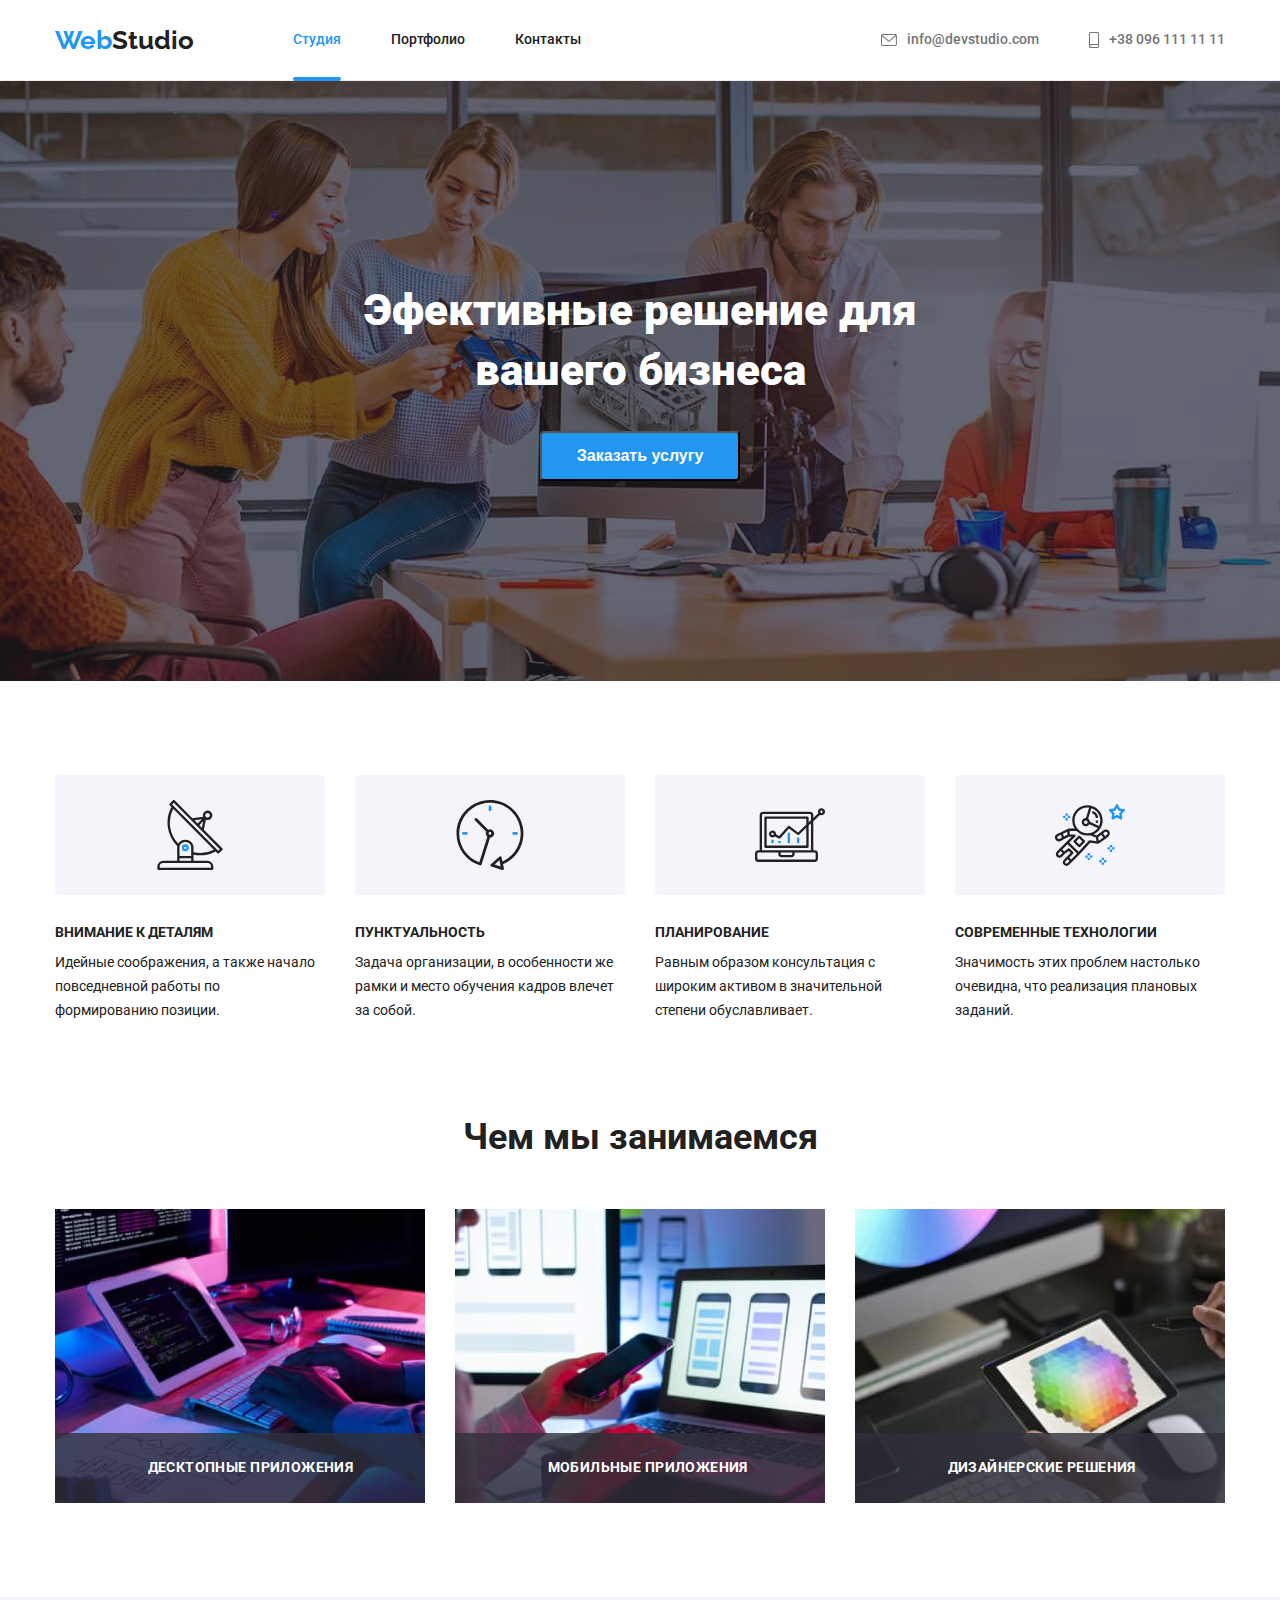
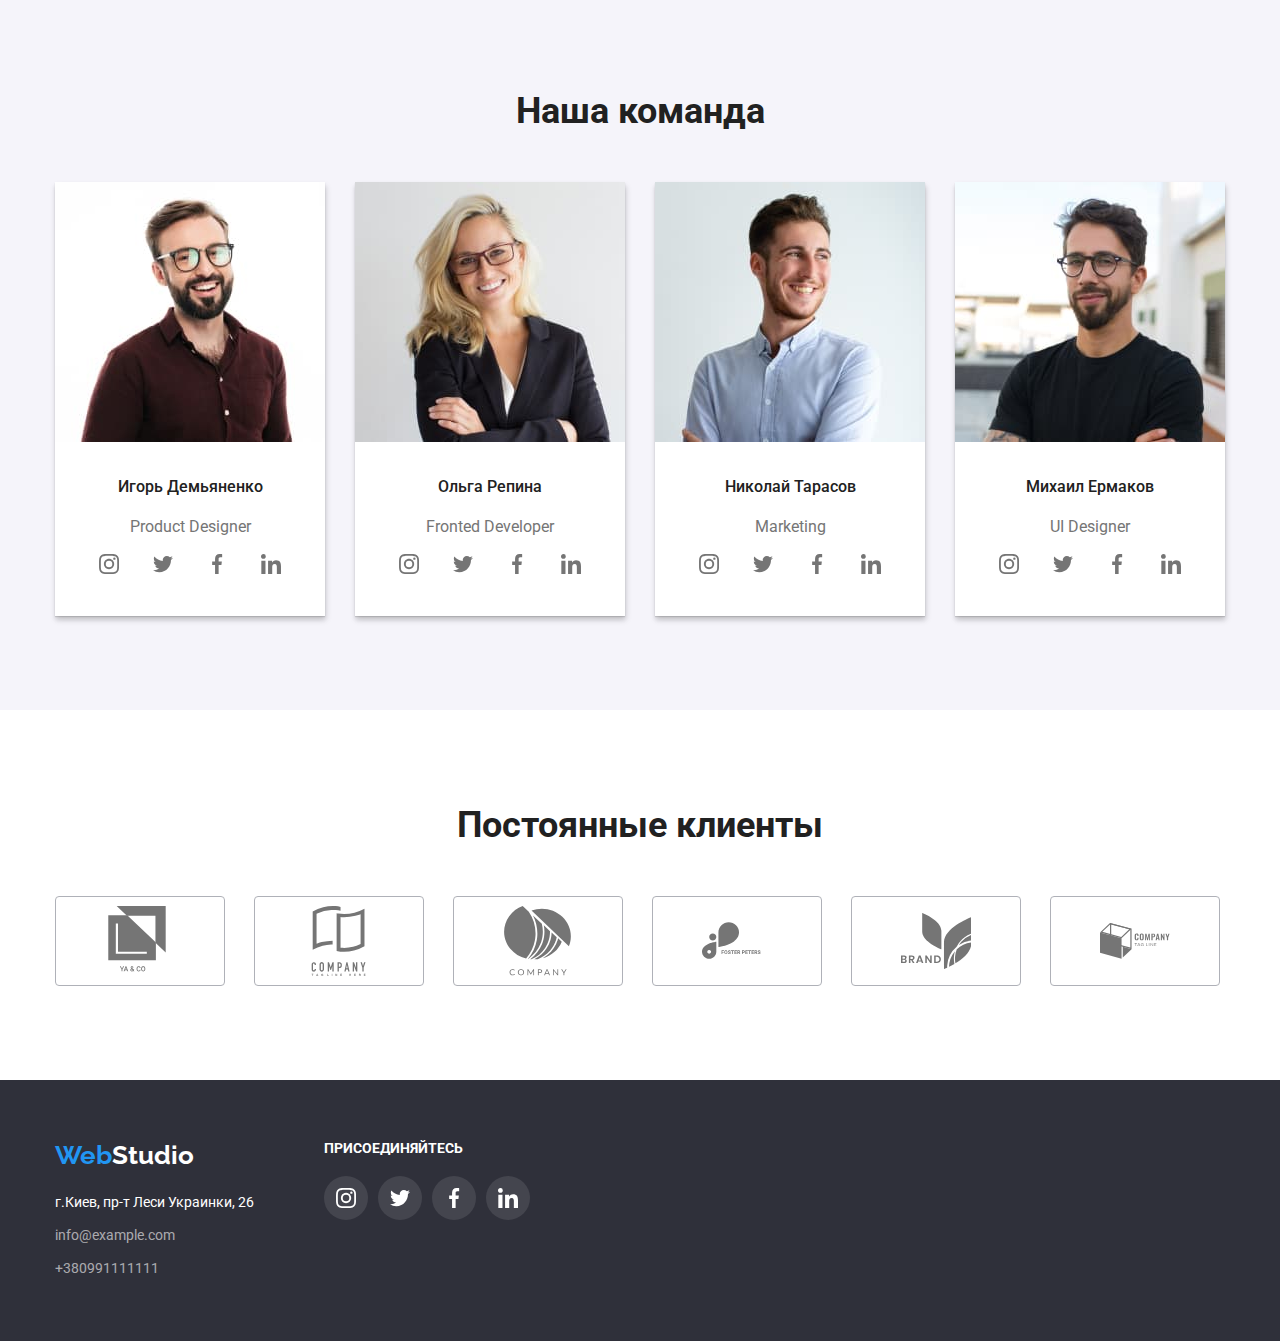
<file: index.html>
<!DOCTYPE html>
<html lang="ru">

<head>
    <meta charset="UTF-8">
    <meta name="viewport" content="width=device-width, initial-scale=1.0">
    <title> Студия</title>
    <link rel="preconnect" href="https://fonts.gstatic.com">
    <link
        href="https://fonts.googleapis.com/css2?family=Raleway:wght@700&family=Roboto:wght@400;500;700;900&display=swap"
        rel="stylesheet">
    <link rel="stylesheet" href="https://cdnjs.cloudflare.com/ajax/libs/modern-normalize/1.0.0/modern-normalize.min.css"
        integrity="sha512-ISS7cAi1PEhQ8jnbJpJZMd29NlhNj4AWYyLOSp2CE/CsHxTCu+r+t0D2yoJudVrd0/8fTVPUVDzY5Tvli75u/g=="
        crossorigin="anonymous" />
    <link rel="stylesheet" href="./css/style.css" />
</head>

<body class="page">
    <header class="header">
        <div class="container">
            <nav class="nav">
                <a href="./index.html" class="logo"><span class="logo-web">Web</span>Studio</a>
                <ul class="nav-list">
                    <li class="nav-item-current"><a class="nav-list-link current" href="./index.html">Студия</a></li>
                    <li><a class="nav-list-link" href="./portfolio.html">Портфолио</a></li>
                    <li><a class="nav-list-link" href="">Контакты</a></li>
                </ul>
            </nav>
            <ul class="contacts-list">
                <li class="contacts-item">
                    <a class="contacts-list-link" href="mailto:info@devstudio.com"><svg class="icon-contacts" width="16"
                            height="12">
                            <use href="./images/sprite.svg#icon-envelope"></use>
                        </svg>info@devstudio.com</a>
                </li>
                <li class="contacts-item">
                    <a class="contacts-list-link" href="tel:+380961111111"><svg class="icon-contacts" width="10"
                            height="16">
                            <use href="./images/sprite.svg#icon-smartphone"></use>
                        </svg>+38 096 111 11 11</a>
                </li>
            </ul>
        </div>
    </header>
    <main>
        <section class="slogan">
            <h1 class="slogan-title">Эфективные решение для вашего бизнеса</h1>
            <button class="slogan-link btn" data-modal-open>Заказать услугу
            </button>
        </section>


        <!-- Положительные качества компании-->
        <section class="features">
            <div class="container">
                <ul class="features-list">
                    <li class="features-list-item">
                        <article class="features-list-article">
                            <svg class="icon-features" width="70" height="70">
                                <use href="./images/sprite.svg#icon-antenna"></use>
                            </svg>
                        </article>
                        <h3 class="features-item-title">Внимание к деталям</h3>
                        <p class="features-item-text">Идейные соображения, а также начало повседневной работы по
                            формированию позиции.</p>
                    </li>
                    <li class="features-list-item">
                        <article class="features-list-article">
                            <svg class="icon-features" width="70" height="70">
                                <use href="./images/sprite.svg#icon-clock"></use>
                            </svg>
                        </article>
                        <h3 class="features-item-title">Пунктуальность</h3>
                        <p class="features-item-text">Задача организации, в особенности же рамки и место обучения кадров
                            влечет за собой.</p>
                    </li>
                    <li class="features-list-item">
                        <article class="features-list-article">
                            <svg class="icon-features" width="70" height="70">
                                <use href="./images/sprite.svg#icon-diagram"></use>
                            </svg>
                        </article>
                        <h3 class="features-item-title">Планирование</h3>
                        <p class="features-item-text">Равным образом консультация с широким активом в значительной
                            степени
                            обуславливает.</p>
                    </li>
                    <li class="features-list-item">
                        <article class="features-list-article">
                            <svg class="icon-features" width="70" height="70">
                                <use href="./images/sprite.svg#icon-astronaut"></use>
                            </svg>
                        </article>
                        <h3 class="features-item-title">Современные технологии</h3>
                        <p class="features-item-text">Значимость этих проблем настолько очевидна, что реализация
                            плановых
                            заданий.</p>
                    </li>
                </ul>
            </div>
        </section>

        <!--  Услуги,которые проедоставляет компания-->
        <section class="galery">
            <div class="container">
                <h2 class="galery-title">Чем мы занимаемся</h2>
                <ul class="galery-list">
                    <li class="galery-list-item">
                        <a href="">
                            <img class="galery-item-image" src="./images/service1.jpg" alt="Услуга1" />
                            <div class="overlay">
                                <h3 class="galery-item-title">ДЕСКТОПНЫЕ ПРИЛОЖЕНИЯ</h3>
                            </div>
                        </a>
                    </li>
                    <li class="galery-list-item">
                        <a href="">
                            <img class="galery-item-image" src="./images/service2.jpg" alt="Услуга2" />
                            <div class="overlay">
                                <h3 class="galery-item-title">МОБИЛЬНЫЕ ПРИЛОЖЕНИЯ</h3>
                            </div>
                        </a>
                    </li>
                    <li class="galery-list-item">
                        <a href="">
                            <img class="galery-item-image" src="./images/service3.jpg" alt="Услуга3" />
                            <div class="overlay">
                                <h3 class="galery-item-title">ДИЗАЙНЕРСКИЕ РЕШЕНИЯ</h3>
                            </div>
                        </a>
                    </li>
                </ul>
            </div>
        </section>

        <section class="team">
            <div class="container">
                <h2 class="team-title">Наша команда</h2>
                <ul class="team-list">
                    <li class="team-list-item">
                        <div class="photo-thumb">
                            <img class="team-item-image" src="./images/photo1.jpg" alt="Фото1" />
                        </div>
                        <div class="text-thumb">
                            <h3 class="team-item-title">Игорь Демьяненко</h3>
                            <p class="team-item-text">Product Designer</p>
                            <ul class="icon-list">
                                <li class="icon-list-item">
                                    <a class="team-link">
                                        <svg class="icon-team" width="20" height="20">
                                            <use href="./images/sprite.svg#icon-instagram"></use>
                                        </svg>
                                    </a>
                                </li>
                                <li class="icon-list-item">
                                    <a class="team-link">
                                        <svg class="icon-team" width="20" height="20">
                                            <use href="./images/sprite.svg#icon-twitter"></use>
                                        </svg>
                                    </a>
                                </li>
                                <li class="icon-list-item">
                                    <a class="team-link">
                                        <svg class="icon-team" width="20" height="20">
                                            <use href="./images/sprite.svg#icon-facebook"></use>
                                        </svg>
                                    </a>
                                </li>
                                <li class="icon-list-item">
                                    <a class="team-link">
                                        <svg class="icon-team" width="20" height="20">
                                            <use href="./images/sprite.svg#icon-linkedin"></use>
                                        </svg>
                                    </a>
                                </li>
                            </ul>
                        </div>
                    </li>
                    <li class="team-list-item">
                        <div class="photo-thumb">
                            <img class="team-item-image" src="./images/photo2.jpg" alt="Фото2" />
                        </div>
                        <div class="text-thumb">
                            <h3 class="team-item-title">Ольга Репина</h3>
                            <p class="team-item-text">Fronted Developer</p>
                            <ul class="icon-list">
                                <li class="icon-list-item">
                                    <a class="team-link">
                                        <svg class="icon-team" width="20" height="20">
                                            <use href="./images/sprite.svg#icon-instagram"></use>
                                        </svg>
                                    </a>
                                </li>
                                <li class="icon-list-item">
                                    <a class="team-link">
                                        <svg class="icon-team" width="20" height="20">
                                            <use href="./images/sprite.svg#icon-twitter"></use>
                                        </svg>
                                    </a>
                                </li>
                                <li class="icon-list-item">
                                    <a class="team-link">
                                        <svg class="icon-team" width="20" height="20">
                                            <use href="./images/sprite.svg#icon-facebook"></use>
                                        </svg>
                                    </a>
                                </li>
                                <li class="icon-list-item">
                                    <a class="team-link">
                                        <svg class="icon-team" width="20" height="20">
                                            <use href="./images/sprite.svg#icon-linkedin"></use>
                                        </svg>
                                    </a>
                                </li>
                            </ul>
                        </div>
                    </li>
                    <li class="team-list-item">
                        <div class="photo-thumb">
                            <img class="team-item-image" src="./images/photo3.jpg" alt="Фото3" />
                        </div>
                        <div class="text-thumb">
                            <h3 class="team-item-title">Николай Тарасов</h3>
                            <p class="team-item-text">Marketing</p>
                            <ul class="icon-list">
                                <li class="icon-list-item">
                                    <a class="team-link">
                                        <svg class="icon-team" width="20" height="20">
                                            <use href="./images/sprite.svg#icon-instagram"></use>
                                        </svg>
                                    </a>
                                </li>
                                <li class="icon-list-item">
                                    <a class="team-link">
                                        <svg class="icon-team" width="20" height="20">
                                            <use href="./images/sprite.svg#icon-twitter"></use>
                                        </svg>
                                    </a>
                                </li>
                                <li class="icon-list-item">
                                    <a class="team-link">
                                        <svg class="icon-team" width="20" height="20">
                                            <use href="./images/sprite.svg#icon-facebook"></use>
                                        </svg>
                                    </a>
                                </li>
                                <li class="icon-list-item">
                                    <a class="team-link">
                                        <svg class="icon-team" width="20" height="20">
                                            <use href="./images/sprite.svg#icon-linkedin"></use>
                                        </svg>
                                    </a>
                                </li>
                            </ul>
                        </div>
                    </li>
                    <li class="team-list-item">
                        <div class="photo-thumb">
                            <img class="team-item-image" src="./images/photo4.jpg" alt="Фото4" />
                        </div>
                        <div class="text-thumb">
                            <h3 class="team-item-title">Михаил Ермаков</h3>
                            <p class="team-item-text">UI Designer</p>
                            <ul class="icon-list">
                                <li class="icon-list-item">
                                    <a class="team-link">
                                        <svg class="icon-team" width="20" height="20">
                                            <use href="./images/sprite.svg#icon-instagram"></use>
                                        </svg>
                                    </a>
                                </li>
                                <li class="icon-list-item">
                                    <a class="team-link">
                                        <svg class="icon-team" width="20" height="20">
                                            <use href="./images/sprite.svg#icon-twitter"></use>
                                        </svg>
                                    </a>
                                </li>
                                <li class="icon-list-item">
                                    <a class="team-link">
                                        <svg class="icon-team" width="20" height="20">
                                            <use href="./images/sprite.svg#icon-facebook"></use>
                                        </svg>
                                    </a>
                                </li>
                                <li class="icon-list-item">
                                    <a class="team-link">
                                        <svg class="icon-team" width="20" height="20">
                                            <use href="./images/sprite.svg#icon-linkedin"></use>
                                        </svg>
                                    </a>
                                </li>
                            </ul>
                        </div>
                    </li>
                </ul>
            </div>
        </section>

        <section class="client">
            <div class="container">
                <h2 class="client-title">Постоянные клиенты</h2>
                <ul class="client-list">
                    <li class="client-list-item">
                        <a class="client-list-link">
                            <svg class="icon-client" width="70" height="70">
                                <use href="./images/sprite.svg#icon-client1"></use>
                            </svg>
                        </a>
                    </li>
                    <li class="client-list-item">
                        <a class="client-list-link">
                            <svg class="icon-client" width="70" height="70">
                                <use href="./images/sprite.svg#icon-client2"></use>
                            </svg>
                        </a>
                    </li>
                    <li class="client-list-item">
                        <a class="client-list-link">
                            <svg class="icon-client" width="70" height="70">
                                <use href="./images/sprite.svg#icon-client3"></use>
                            </svg>
                        </a>
                    </li>
                    <li class="client-list-item"><a class="client-list-link">
                            <svg class="icon-client" width="70" height="70">
                                <use href="./images/sprite.svg#icon-client4"></use>
                            </svg>
                        </a>
                    </li>
                    <li class="client-list-item">
                        <a class="client-list-link">
                            <svg class="icon-client" width="70" height="70">
                                <use href="./images/sprite.svg#icon-client5"></use>
                            </svg>
                        </a>
                    </li>
                    <li class="client-list-item">
                        <a class="client-list-link">
                            <svg class="icon-client" width="70" height="70">
                                <use href="./images/sprite.svg#icon-client6"></use>
                            </svg>
                        </a>
                    </li>
                </ul>
            </div>
        </section>
    </main>

    <!-- Контакты компании-->
    <footer class="footer">
        <div class="container">
            <div class="footer-info">
                <div class="footer-contacts">
                    <a href="./index.html" class="footer-logo"><span class="logo-web">Web</span>Studio</a>
                    <address class="footer-address">
                        <p class="footer-address-map">г.Киев, пр-т Леси Украинки, 26</p>
                        <a class="footer-email" href="mailto:info@example.com">info@example.com</a>
                        <a class="footer-tel" href="tel:+380991111111">+380991111111</a>
                    </address>
                </div>
                <div class="thumb">
                    <h3 class="thumb-title">ПРИСОЕДИНЯЙТЕСЬ</h3>
                    <ul class="icon-list">
                        <li class="icon-list-item">
                            <a class="thumb-link">
                                <svg class="icon-team" width="20" height="20">
                                    <use href="./images/sprite.svg#icon-instagram"></use>
                                </svg>
                            </a>
                        </li>
                        <li class="icon-list-item">
                            <a class="thumb-link">
                                <svg class="icon-team" width="20" height="20">
                                    <use href="./images/sprite.svg#icon-twitter"></use>
                                </svg>
                            </a>
                        </li>
                        <li class="icon-list-item">
                            <a class="thumb-link">
                                <svg class="icon-team" width="20" height="20">
                                    <use href="./images/sprite.svg#icon-facebook"></use>
                                </svg>
                            </a>
                        </li>
                        <li class="icon-list-item">
                            <a class="thumb-link">
                                <svg class="icon-team" width="20" height="20">
                                    <use href="./images/sprite.svg#icon-linkedin"></use>
                                </svg>
                            </a>
                        </li>
                    </ul>
                </div>
            </div>
        </div>
    </footer>
    <div class="backdrop is-hidden" data-modal>
        <div class="modal">
            <button class="modal-close-btn" data-modal-close>
                <svg class="icon-contacts" width="11" height="11">
                    <use href="./images/icon.svg#close"></use>
                </svg>
            </button>
        </div>
    </div>
    <script src="./js/modal.js"></script>
</body>

</html>
</file>
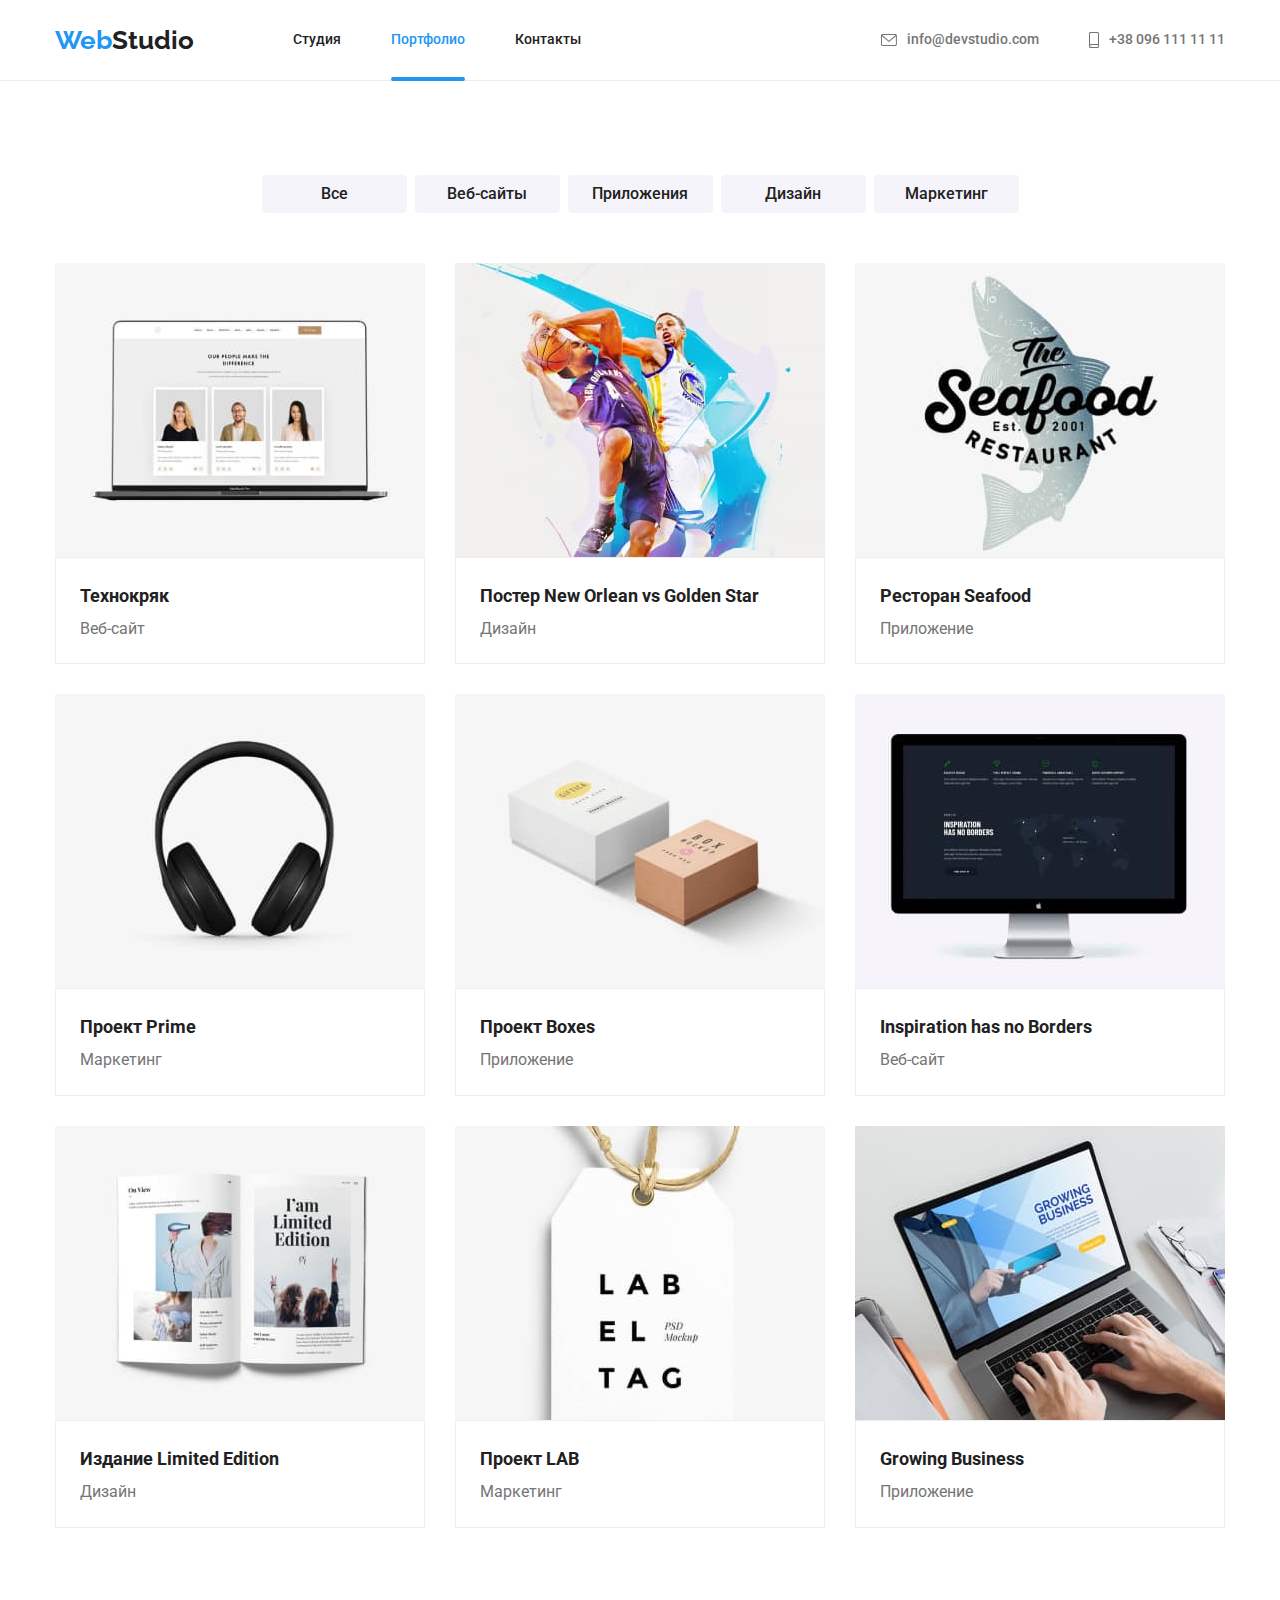
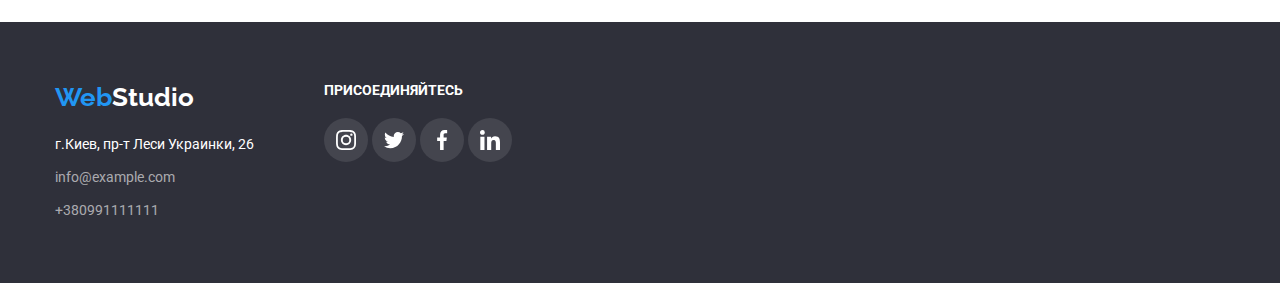
<file: portfolio.html>
<!DOCTYPE html>
<html lang="ru">

<head>
    <meta charset="UTF-8">
    <meta name="viewport" content="width=device-width, initial-scale=1.0">
    <title>Портфолио</title>
    <link rel="preconnect" href="https://fonts.gstatic.com">
    <link
        href="https://fonts.googleapis.com/css2?family=Raleway:wght@700&family=Roboto:wght@400;500;700;900&display=swap"
        rel="stylesheet">
    <link rel="stylesheet" href="https://cdnjs.cloudflare.com/ajax/libs/modern-normalize/1.0.0/modern-normalize.min.css"
        integrity="sha512-ISS7cAi1PEhQ8jnbJpJZMd29NlhNj4AWYyLOSp2CE/CsHxTCu+r+t0D2yoJudVrd0/8fTVPUVDzY5Tvli75u/g=="
        crossorigin="anonymous" />
    <link rel="stylesheet" href="./css/style.css" />
</head>

<body>
    <header class="header">
        <div class="container">
            <nav class="nav">
                <a class="logo" href="./index.html"><span class="logo-web">Web</span>Studio</a>
                <ul class="nav-list">
                    <li><a class="nav-list-link" href="./index.html">Студия</a></li>
                    <li><a class="nav-list-link current" href="./portfolio.html">Портфолио</a></li>
                    <li><a class="nav-list-link" href="">Контакты</a></li>
                </ul>
            </nav>
            <ul class="contacts-list">
                <li class="contacts-item">
                    <a class="contacts-list-link" href="mailto:info@devstudio.com"><svg class="icon-contacts" width="16"
                            height="12">
                            <use href="./images/sprite.svg#icon-envelope"></use>
                        </svg>info@devstudio.com</a>
                </li>
                <li class="contacts-item">
                    <a class="contacts-list-link" href="tel:+380961111111"><svg class="icon-contacts" width="10"
                            height="16">
                            <use href="./images/sprite.svg#icon-smartphone"></use>
                        </svg>+38 096 111 11 11</a>
                </li>
            </ul>
        </div>
    </header>

    <main>
        <section class="portfolio">
            <div class="container">
                <ul class="portfolio-button-list">
                    <li><button type="button" class="portfolio-button">Все</button></li>
                    <li><button type="button" class="portfolio-button">Веб-сайты</button></li>
                    <li><button type="button" class="portfolio-button">Приложения</button></li>
                    <li><button type="button" class="portfolio-button">Дизайн</button></li>
                    <li><button type="button" class="portfolio-button">Маркетинг</button></li>
                </ul>
                <ul class="portfolio-list">
                    <li class="portfolio-list-item">
                        <div class="card-thumb">
                            <a class="portfolio-list-link" href="">
                                <img class="portfolio-item-image" src="./images/image1.jpg" alt="Веб-сайт">
                                <div class="overlay-card">
                                    <p class="overlay-text">Технокряк это современная площадка распространения
                                        коронавируса. Компании
                                        используют эту платформу для цифрового шпионажа и атак на защищённые сервера
                                        конкурентов.</p>
                                </div>
                            </a>
                        </div>
                        <div class="portfolio-text-thumb">
                            <h2 class="portfolio-item-header">Технокряк</h2>
                            <p class="portfolio-item-text">Веб-сайт</p>
                        </div>
                    </li>
                    <li class="portfolio-list-item">
                        <div class="card-thumb">
                            <a class="portfolio-list-link" href="">
                                <img class="portfolio-item-image" src="./images/image2.jpg" alt="Дизайн">
                                <div class="overlay-card">
                                    <p class="overlay-text">Технокряк это современная площадка распространения
                                        коронавируса. Компании
                                        используют эту платформу для цифрового шпионажа и атак на защищённые сервера
                                        конкурентов.</p>
                                </div>
                            </a>
                        </div>
                        <div class="portfolio-text-thumb">
                            <h2 class="portfolio-item-header">Постер New Orlean vs Golden Star</h2>
                            <p class="portfolio-item-text">Дизайн</p>
                        </div>
                    </li>
                    <li class="portfolio-list-item">
                        <div class="card-thumb">
                            <a class="portfolio-list-link" href="">
                                <img class="portfolio-item-image" src="./images/image3.jpg" alt="Приложение">
                                <div class="overlay-card">
                                    <p class="overlay-text">Технокряк это современная площадка распространения
                                        коронавируса. Компании
                                        используют эту платформу для цифрового шпионажа и атак на защищённые сервера
                                        конкурентов.</p>
                                </div>
                            </a>
                        </div>
                        <div class="portfolio-text-thumb">
                            <h2 class="portfolio-item-header">Ресторан Seafood</h2>
                            <p class="portfolio-item-text">Приложение</p>
                        </div>
                    </li>
                    <li class="portfolio-list-item">
                        <div class="card-thumb">
                            <a class="portfolio-list-link" href="">
                                <img class="portfolio-item-image" src="./images/image4.jpg" alt="Маркетинг">
                                <div class="overlay-card">
                                    <p class="overlay-text">Технокряк это современная площадка распространения
                                        коронавируса. Компании
                                        используют эту платформу для цифрового шпионажа и атак на защищённые сервера
                                        конкурентов.</p>
                                </div>
                            </a>
                        </div>
                        <div class="portfolio-text-thumb">
                            <h2 class="portfolio-item-header">Проект Prime</h2>
                            <p class="portfolio-item-text">Маркетинг</p>
                        </div>
                    </li>
                    <li class="portfolio-list-item">
                        <div class="card-thumb">
                            <a class="portfolio-list-link" href="">
                                <img class="portfolio-item-image" src="./images/image5.jpg" alt="Приложение">
                                <div class="overlay-card">
                                    <p class="overlay-text">Технокряк это современная площадка распространения
                                        коронавируса. Компании
                                        используют эту платформу для цифрового шпионажа и атак на защищённые сервера
                                        конкурентов.</p>
                                </div>
                            </a>
                        </div>
                        <div class="portfolio-text-thumb">
                            <h2 class="portfolio-item-header">Проект Boxes</h2>
                            <p class="portfolio-item-text">Приложение</p>
                        </div>
                    </li>
                    <li class="portfolio-list-item">
                        <div class="card-thumb">
                            <a class="portfolio-list-link" href="">
                                <img class="portfolio-item-image" src="./images/image6.jpg" alt="Веб-сайт">
                                <div class="overlay-card">
                                    <p class="overlay-text">Технокряк это современная площадка распространения
                                        коронавируса. Компании
                                        используют эту платформу для цифрового шпионажа и атак на защищённые сервера
                                        конкурентов.</p>
                                </div>
                            </a>
                        </div>
                        <div class="portfolio-text-thumb">
                            <h2 class="portfolio-item-header">Inspiration has no Borders</h2>
                            <p class="portfolio-item-text">Веб-сайт</p>
                        </div>
                    </li>
                    <li class="portfolio-list-item">
                        <div class="card-thumb">
                            <a class="portfolio-list-link" href="">
                                <img class="portfolio-item-image" src="./images/image7.jpg" alt="Дизайн">
                                <div class="overlay-card">
                                    <p class="overlay-text">Технокряк это современная площадка распространения
                                        коронавируса. Компании
                                        используют эту платформу для цифрового шпионажа и атак на защищённые сервера
                                        конкурентов.</p>
                                </div>
                            </a>
                        </div>
                        <div class="portfolio-text-thumb">
                            <h2 class="portfolio-item-header">Издание Limited Edition</h2>
                            <p class="portfolio-item-text">Дизайн</p>
                        </div>
                    </li>
                    <li class="portfolio-list-item">
                        <div class="card-thumb">
                            <a class="portfolio-list-link" href="">
                                <img class="portfolio-item-image" src="./images/image8.jpg" alt="Маркетинг">
                                <div class="overlay-card">
                                    <p class="overlay-text">Технокряк это современная площадка распространения
                                        коронавируса. Компании
                                        используют эту платформу для цифрового шпионажа и атак на защищённые сервера
                                        конкурентов.</p>
                                </div>
                            </a>
                        </div>
                        <div class="portfolio-text-thumb">
                            <h2 class="portfolio-item-header">Проект LAB</h2>
                            <p class="portfolio-item-text">Маркетинг</p>
                        </div>
                    </li>
                    <li class="portfolio-list-item">
                        <div class="card-thumb">
                            <a class="portfolio-list-link" href="">
                                <img class="portfolio-item-image" src="./images/image9.jpg" alt="Приложение">
                                <div class="overlay-card">
                                    <p class="overlay-text">Технокряк это современная площадка распространения
                                        коронавируса. Компании
                                        используют эту платформу для цифрового шпионажа и атак на защищённые сервера
                                        конкурентов.</p>
                                </div>
                            </a>
                        </div>
                        <div class="portfolio-text-thumb">
                            <h2 class="portfolio-item-header">Growing Business</h2>
                            <p class="portfolio-item-text">Приложение</p>
                        </div>
                    </li>
                </ul>
            </div>
        </section>
    </main>

    <footer class="footer">
        <div class="container">
            <div class="footer-info">
                <div class="footer-contacts">
                    <a href="./index.html" class="footer-logo"><span class="logo-web">Web</span>Studio</a>
                    <address class="footer-address">
                        <p class="footer-address-map">г.Киев, пр-т Леси Украинки, 26</p>
                        <a class="footer-email" href="mailto:info@example.com">info@example.com</a>
                        <a class="footer-tel" href="tel:+380991111111">+380991111111</a>
                    </address>
                </div>
                <div class="thumb">
                    <h3 class="thumb-title">ПРИСОЕДИНЯЙТЕСЬ</h3>
                    <a class="thumb-link">
                        <svg class="icon-thumb" width="20" height="20">
                            <use href="./images/sprite.svg#icon-instagram"></use>
                        </svg>
                    </a>
                    <a class="thumb-link">
                        <svg class="icon-thumb" width="20" height="20">
                            <use href="./images/sprite.svg#icon-twitter"></use>
                        </svg>
                    </a>
                    <a class="thumb-link">
                        <svg class="icon-thumb" width="20" height="20">
                            <use href="./images/sprite.svg#icon-facebook"></use>
                        </svg>
                    </a>
                    <a class="thumb-link">
                        <svg class="icon-thumb" width="20" height="20">
                            <use href="./images/sprite.svg#icon-linkedin"></use>
                        </svg>
                    </a>
                </div>
            </div>
        </div>
    </footer>
</body>

</html>
</file>
<file: css/style.css>
html {
  box-sizing: border-box;
}

*,
*::before,
*::after {
  box-sizing: border-box;
}

:root {
  --primary-text-color: #757575;
  --title-text-color: #212121;
  --accent-color: #2196f3;
  --logo-color: #ffffff;
  --mailtel-logo-color: rgba(255, 255, 255, 0.6);
  --slogan-footer-color: #2f303a;
  --additional-background-color: #f5f4fa;
  --main-background-color: #fff;
  --border-color: rgba(236, 236, 236, 1);
  --cubic: cubic-bezier(0.4, 0, 0.2, 1);
}

ul {
  padding: 0;
  margin: 0;
  list-style: none;
}

* {
  margin: 0;
  padding: 0;
}

a {
  text-decoration: none;
  display: block;
}

.header {
  background-color: var(--main-background-color);
  border-bottom: 1px solid var(--border-color);
}

.slogan,
.footer {
  background-color: var(--slogan-footer-color);
}

main {
  background-color: var(--main-background-color);
}

.team {
  background-color: var(--additional-background-color);
}

body {
  font-family: 'Roboto', sans-serif;
  margin: 0;
}

.img {
  display: block;
  max-width: 100%;
}

.container {
  margin-left: auto;
  margin-right: auto;
  width: 1200px;
  padding: 0 15px;
}

header .container {
  display: flex;
}

.nav,
.nav-list,
.contacts-list {
  display: flex;
}

.nav,
.contacts-list {
  align-items: center;
}

.logo {
  font-family: 'Raleway', sans-serif;
  font-style: normal;
  font-weight: 700;
  font-size: 26px;
  line-height: 1.19;
  color: var(--title-text-color);
  width: 145px;
}

.logo-web {
  color: var(--accent-color);
}

.nav-list {
  margin-left: 93px;
}

.nav-list-link {
  position: relative;
  display: inline-block;
  transition: color 250ms cubic-bezier(0.4, 0, 0.2, 1);
  padding: 32px 0;
  font-weight: 500;
  font-size: 14px;
  line-height: 1.14;
  color: var(--title-text-color);
  text-decoration: none;
}

.nav-list li:not(:first-child) {
  margin-left: 50px;
}

.contacts-list {
  margin-left: auto;
}

.contacts-list li:first-child {
  margin-right: 50px;
}

.nav-list-link:hover {
  color: var(--accent-color);
  transition: color 250ms cubic-bezier(0.4, 0, 0.2, 1);
}

.nav-list-link:focus {
  color: var(--accent-color);
}

.nav-list .nav-list-link.current {
  color: var(--accent-color);
}

.contacts-list-link {
  display: flex;
  align-items: center;
  padding: 32px 0;
  font-weight: 500;
  font-size: 14px;
  line-height: 1.14;
  color: var(--primary-text-color);
  text-decoration: none;
  transition: color 250ms cubic-bezier(0.4, 0, 0.2, 1);
}

.nav-list-link.current::after {
  position: absolute;
  content: '';
  display: block;
  width: 100%;
  height: 4px;
  bottom: -1px;
  border-radius: 2px;
  background-color: var(--accent-color);
}

.icon-contacts {
  display: inline-block;
  align-items: center;
  margin-right: 10px;
  fill: currentColor;
}

.contacts-list-link:hover {
  color: var(--accent-color);
  transition: color 250ms cubic-bezier(0.4, 0, 0.2, 1);
}

.contacts-list-link:focus {
  color: var(--accent-color);
}

.slogan {
  text-align: center;
  padding-top: 200px;
  padding-bottom: 200px;
  max-width: 1600px;
  height: 600px;
  margin-left: auto;
  margin-right: auto;
  background-image: linear-gradient(
      to right,
      rgba(47, 48, 58, 0.4),
      rgba(47, 48, 58, 0.4)
    ),
    url(../images/background.jpg);
  background-repeat: no-repeat;
  background-size: cover;
  background-position: center;
}

.slogan-title {
  display: flex;
  text-align: center;
  margin: 0 auto 30px;
  padding: 0 auto;
  width: 696px;
  font-weight: 900;
  font-size: 44px;
  line-height: 1.36;
  color: #ffffff;
}

.slogan-link {
  margin: 0 auto;
}

.btn {
  display: flex;
  align-items: center;
  justify-content: center;
  width: 200px;
  height: 50px;
  font-weight: 700;
  font-size: 16px;
  line-height: 1.875;
  color: #fff;
  background-color: var(--accent-color);
  border-radius: 4px;
}

.backdrop {
  position: fixed;
  top: 0;
  left: 0;
  width: 100%;
  height: 100%;
  background-color: rgba(0, 0, 0, 0.2);
  opacity: 1;
  transition: opacity 250ms cubic-bezier(0.4, 0, 0.2, 1);
}

.modal {
  position: absolute;
  top: 50%;
  left: 50%;
  padding: 40px;
  width: 528px;
  min-height: 581px;
  background-color: rgba(255, 255, 255, 1);
  box-shadow: 0px 1px 3px rgb(0 0 0 / 12%), 0px 1px 1px rgb(0 0 0 / 14%),0px 2px 1px rgb(0 0 0 / 20%);
  border-radius: 4px;
  transform: translate(-50%, -50%) scale(1) rotate(360deg);
  transition: transform 250ms cubic-bezier(0.4, 0, 0.2, 1);
}

.modal-close-btn {
  position: absolute;
  left: calc(100% - 38px);
  top: 8px;
  width: 30px;
  height: 30px;
  border-radius: 50%;
  border: 1px solid rgba(0, 0, 0, 0.1);
  background-color: #FFFFFF;
  text-align: center;
  cursor: pointer;
  transition: color 250ms cubic-bezier(0.4, 0, 0.2, 1), 
    border-color 250ms cubic-bezier(0.4, 0, 0.2, 1);
}

.close-icon {
  transition: fill 250ms cubic-bezier(0.4, 0, 0.2, 1);
}

.modal-close-btn .icon-contacts {
  margin-right: 0;
}

.modal-close-btn:hover {
  color: var(--accent-color);
  border-color: var(--accent-color);
  transition: color 250ms cubic-bezier(0.4, 0, 0.2, 1);
}

.backdrop.is-hidden {
  opacity: 0;
  pointer-events: none;
  visibility: visible;
}

.features-list {
  display: flex;
  justify-content: space-between;
  align-items: flex-start;
  padding-top: 94px;
  padding-bottom: 94px;
  margin-left: 0;
}

.icon-features:hover {
  fill: var(--accent-color);
}

.features-list li:not(:first-child) {
  margin-left: 30px;
}

.features-list-article {
  display: flex;
  align-items: center;
  padding: 25px 100px;
  margin-bottom: 30px;
  width: 270px;
  height: 120px;
  background: var(--additional-background-color);
  border-radius: 4px;
}

.features-item-title {
  width: 270px;
  margin: 0 auto 10px;
  font-weight: 700;
  font-size: 14px;
  line-height: 1.14;
  text-transform: uppercase;
  color: var(--title-text-color);
}

.features-item-text {
  width: 270px;
  padding: 0;
  font-weight: 400;
  font-size: 14px;
  line-height: 1.71;
  color: var(--title-text-color);
}

.overlay {
  display: inline-block;
  content: '';
  position: absolute;
  text-align: center;
  width: 100%;
  height: 70px;
  background-color: rgba(47, 48, 58, 0.8);
  bottom: 0;
  left: 0;
}

.galery-item-image {
  display: block;
  max-width: 100%;
  object-fit: cover;
  z-index: 1;
}

.galery-item-title {
  position: absolute;
  content: '';
  left: 25%;
  bottom: 27px;
  font-style: normal;
  font-weight: 700;
  font-size: 14px;
  line-height: 1.17;
  text-align: center;
  letter-spacing: 0.03em;
  text-transform: uppercase;
  color: var(--logo-color);
}

.galery .container {
  padding-bottom: 94px;
}

.galery-list {
  display: flex;
  justify-content: space-between;
  align-items: flex-start;
}

.galery-list li:not(:first-child) {
  margin-left: 30px;
}

.galery-list-item {
  position: relative;
  display: block;
  max-width: 100%;
}

.galery-title {
  width: 376px;
  font-weight: 700;
  font-size: 36px;
  line-height: 1.16;
  color: var(--title-text-color);
  text-align: center;
  margin: 0 auto 50px;
}

ul.galery-list {
  padding: 0;
  margin: 0;
}

a.galery-list-item {
  height: 100%;
  width: 100%;
}

.team-list-item {
  display: inline-block;
  width: 270px;
  justify-content: space-between;
  align-items: center;
}

.team-list-item:not(:first-child) {
  margin-left: 30px;
}

ul.team-list {
  display: flex;
  padding: 0;
  margin: 0;
  text-align: center;
}

.team-thumb {
  display: block;
  margin-bottom: 30px;
}

.team-link {
  fill: var(--primary-text-color);
  align-items: center;
  padding: 12px;
  width: 44px;
  height: 44px;
  border-radius: 44px;
  transition: fill 250ms var(--cubic), 
    background-color 250ms var(--cubic);
}

.icon-team:hover {
  fill: #ffffff;
}

.photo-thumb {
  overflow: hidden;
}

.team-link:hover {
  background-color: var(--accent-color);
  fill: #ffffff;
}

.team > .container {
  padding-top: 94px;
  padding-bottom: 94px;
  padding-left: 15px;
  padding-right: 15px;
}

.team-title {
  margin: 0 auto 50px;
  font-weight: 700;
  font-size: 36px;
  line-height: 1.16;
  color: var(--title-text-color);
  text-align: center;
}

.team-item-image {
  display: block;
  max-width: 100%;
  object-fit: cover;
}

.team-list > .team-list-item {
  box-shadow: 0px 1px 1px rgb(0 0 0 / 12%), 0px 4px 4px rgb(0 0 0 / 6%),
    1px 4px 6px rgb(0 0 0 / 16%);
}

.text-thumb {
  padding: 30px 0;
  background: rgba(255, 255, 255, 1);
}

.team-item-title {
  margin-bottom: 10px;
  font-weight: 500;
  font-size: 16px;
  line-height: 1.87;
  color: var(--title-text-color);
}

.team-item-text {
  font-weight: 400;
  font-size: 16px;
  line-height: 1.87;
  color: var(--primary-text-color);
}

.icon-team:not(:first-child) {
  margin-left: 10px;
}

.icon-list {
  display: flex;
  align-items: center;
  justify-content: center;
}

.footer .icon-list {
  padding: 0 0 0;
}

.client-title {
  margin: 0 auto 50px;
  font-weight: 700px;
  font-size: 36px;
  line-height: 42, 19px;
  color: var(--title-text-color);
  text-align: center;
}

.client > .container {
  padding-top: 94px;
  padding-bottom: 94px;
}

.icon-client {
  display: block;
  align-items: center;
  margin: auto;
  fill: var(--primary-text-color);
}

.icon-client {
  fill: currentColor;
}

.client-list-link:hover {
  background-color: #ffffff;
  color: var(--accent-color);
  border-color: var(--accent-color);
}

.client-list-item {
  display: block;
  color: var(--primary-text-color);
  background-color: #ffffff;
}

.client-list {
  display: flex;
  width: calc(100% - 30px / 6);
  justify-content: space-between;
  align-items: center;
}

ul.client-list {
  padding: 0;
  margin: 0;
  text-align: center;
}

.client-list-link {
  display: flex;
  align-items: center;
  justify-content: center;
  width: 170px;
  height: 90px;
  border: 1px solid #afb1b8;
  box-sizing: border-box;
  border-radius: 4px;
  outline: none;
  transition: color 250ms cubic-bezier(0.4, 0, 0.2, 1),
    background-color 250ms cubic-bezier(0.4, 0, 0.2, 1),
    border-color 250ms cubic-bezier(0.4, 0, 0.2, 1);
}

.footer-address-map {
  display: flex;
  padding-bottom: 9px;
  font-style: normal;
  font-weight: 400;
  font-size: 14px;
  line-height: 1.71;
  color: #ffffff;
  transition: color 250ms var(--cubic);
}

.footer-address-map:hover {
  color: var(--accent-color);
  transition: color 250ms var(--cubic);
}

.footer-email,
.footer-tel {
  display: flex;
  font-style: normal;
  font-weight: 400;
  font-size: 14px;
  line-height: 1.71;
  color: var(--mailtel-logo-color);
  transition: color 250ms var(--cubic);
}

.footer-email {
  padding-bottom: 9px;
}

.footer-email:hover {
  color: var(--accent-color);
  transition: color 250ms var(--cubic);
}

.footer-tel:hover {
  color: var(--accent-color);
  transition: color 250ms var(--cubic);
}

.footer-logo {
  display: inline-block;
  margin-bottom: 20px;
  font-family: 'Raleway', sans-serif;
  font-weight: 700;
  font-size: 26px;
  line-height: 1.19;
  color: #ffffff;
  text-decoration: none;
}

.thumb {
  margin-left: 70px;
}

.thumb-title {
  display: block;
  height: 16px;
  font-weight: 700;
  font-size: 14px;
  margin-bottom: 20px;
  color: var(--main-background-color);
}

.thumb-link {
  display: inline-block;
  align-items: center;
  padding: 12px;
  width: 44px;
  height: 44px;
  border-radius: 44px;
  background-color: rgba(255, 255, 255, 0.1);
  fill: var(--main-background-color);
  transition: background-color 250 ms var(--cubic);
}

.thumb-link:hover {
  background-color: var(--accent-color);
  transition: background-color 250 ms var(--cubic);
}

.icon-list-item:not(:last-child) {
  margin-right: 10px;
}

.footer {
  padding: 60px 0;
}

.footer-info {
  display: flex;
  justify-content: flex-start;
  align-items: inherit;
}

.portfolio {
  padding-top: 94px;
}

.portfolio-button-list {
  display: flex;
  align-items: center;
  justify-content: center;
  margin-bottom: 50px;
}

.portfolio-button-list li:not(:first-child) {
  margin-left: 8px;
}

.portfolio-button {
  display: inline-block;
  border: none;
  border-radius: 4px;
  padding: 6px 22px;
  text-align: center;
  font-family: inherit;
  font-weight: 500;
  font-size: 16px;
  line-height: 1.6;
  text-decoration: none;
  min-width: 145px;
  color: var(--title-text-color);
  background-color: var(--additional-background-color);
  transition: color 250ms var(--cubic), background-color 250ms var(--cubic);
}

.portfolio-button:hover {
  color: #fff;
  background-color: var(--accent-color);
  transition: color 250ms var(--cubic), background-color 250ms var(--cubic);
  box-shadow: 0px 1px 1px rgb(0 0 0 / 12%), 0px 4px 4px rgb(0 0 0 / 6%),
    1px 4px 6px rgb(0 0 0 / 16%);
}

.portfolio-button:focus {
  color: #fff;
  background-color: var(--additional-background-color);
}

.card-thumb {
  position: relative;
  content: '';
  overflow: hidden;
}

.overlay-text {
  font-weight: 400;
  font-size: 18px;
  line-height: 1.56;
  color: #FFFFFF;
  padding: 63px 24px;
  text-align: start;
}

.overlay-card {
  position: absolute; 
  content: '';
  top: 0;
  left: 0;
  text-align: center;
  width: 100%;
  height: 100%;
  background-color: rgba(33, 150, 243, 0.9);
  transform: translateY(100%);
  transition: transform 250ms cubic-bezier(0.4, 0, 0.2, 1);
}

.portfolio-list-item:hover .overlay-card {
  transform: translateX(0);
}

.portfolio-list {
  display: flex;
  flex-wrap: wrap;
  margin-left: -30px;
  margin-top: -30px;
  padding-bottom: 94px;
}

.portfolio-list > .portfolio-list-item {
  flex-basis: calc(100% / 3 - 30px);
  margin-left: 30px;
  margin-top: 30px;
}

.portfolio-list > .portfolio-list-item:hover {
  box-shadow: 0px 1px 1px rgb(0 0 0 / 12%), 0px 4px 4px rgb(0 0 0 / 6%),
    1px 4px 6px rgb(0 0 0 / 16%);
}

.portfolio-item-image {
  display: block;
  object-fit: cover;
  max-width: 100%;
}

.portfolio-text-thumb {
  border: 1px solid rgba(238, 238, 238, 1);
  padding: 20px 24px;
  background: rgba(255, 255, 255, 1);
}

.portfolio-item-header {
  font-weight: 700;
  font-size: 18px;
  line-height: 2;
  color: var(--title-text-color);
}

.portfolio-item-text {
  font-weight: 400;
  font-size: 16px;
  line-height: 1.87;
  color: var(--primary-text-color);
}
</file>
